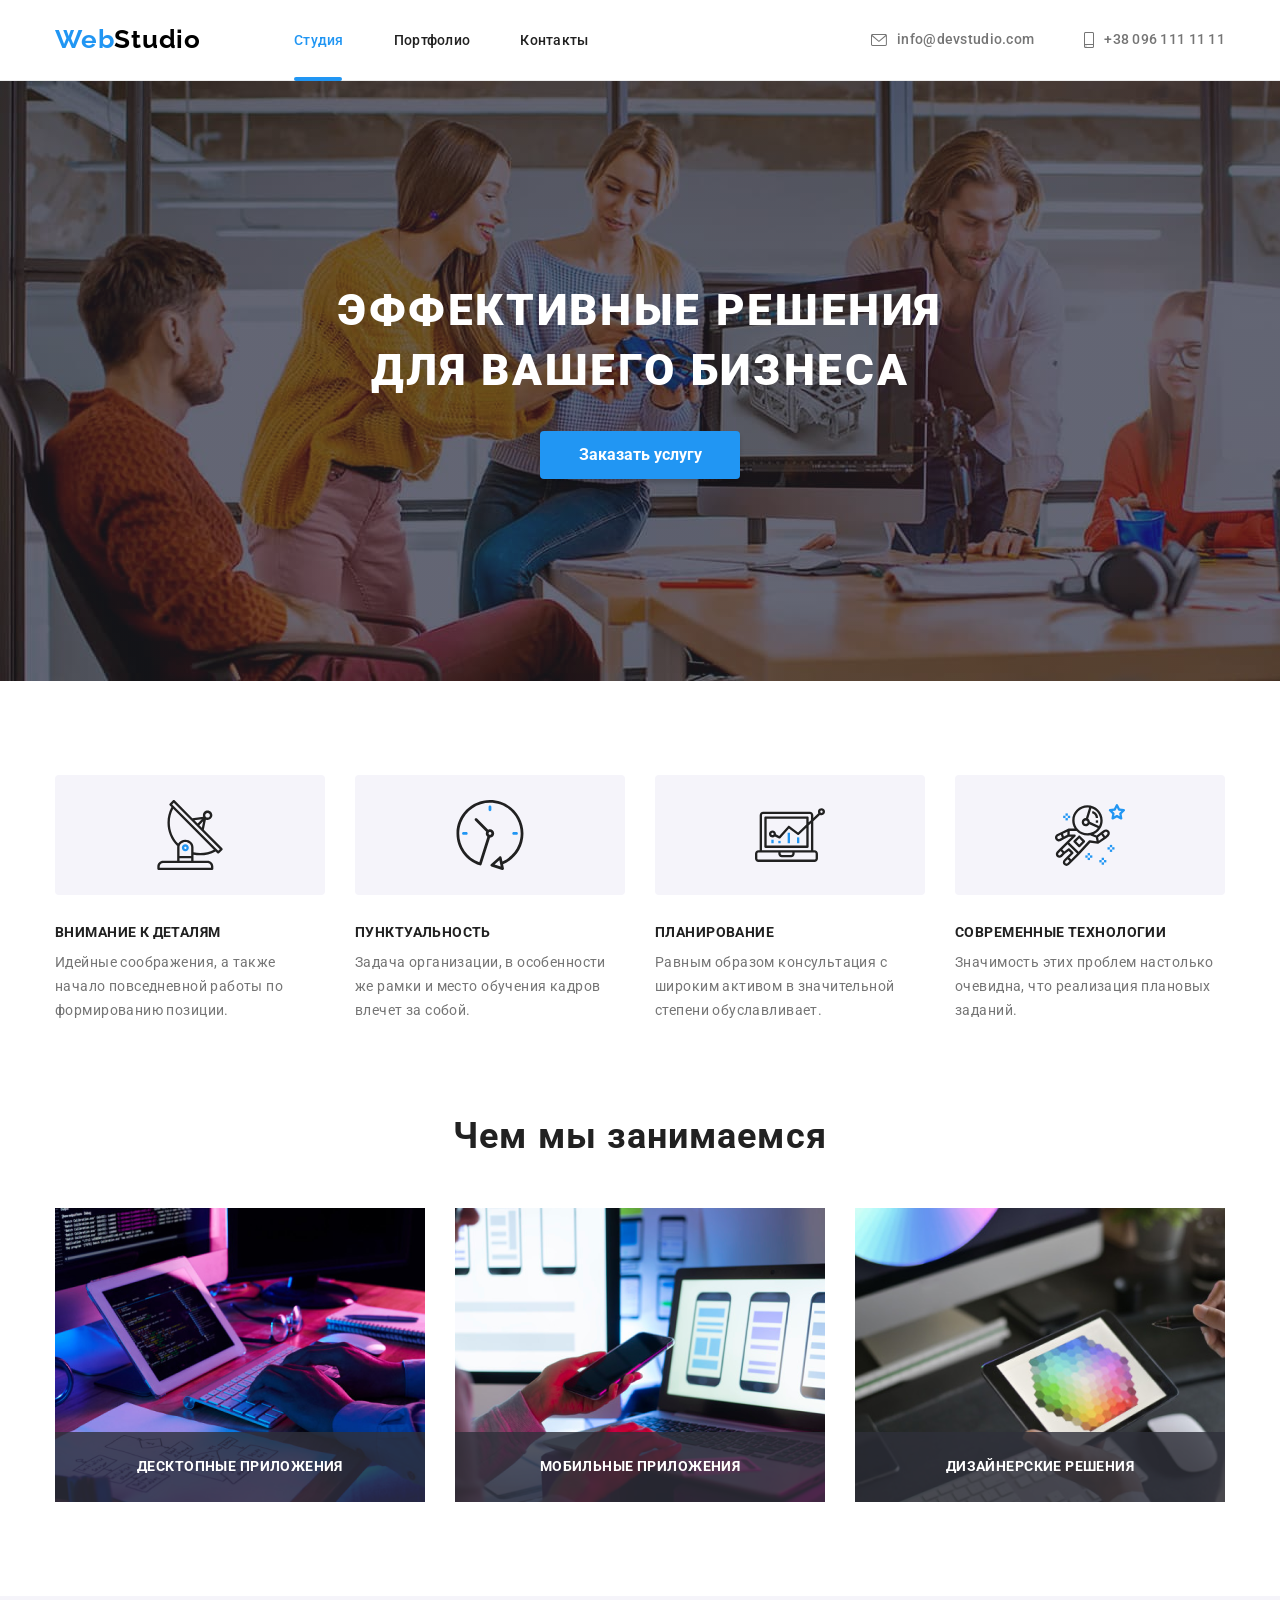
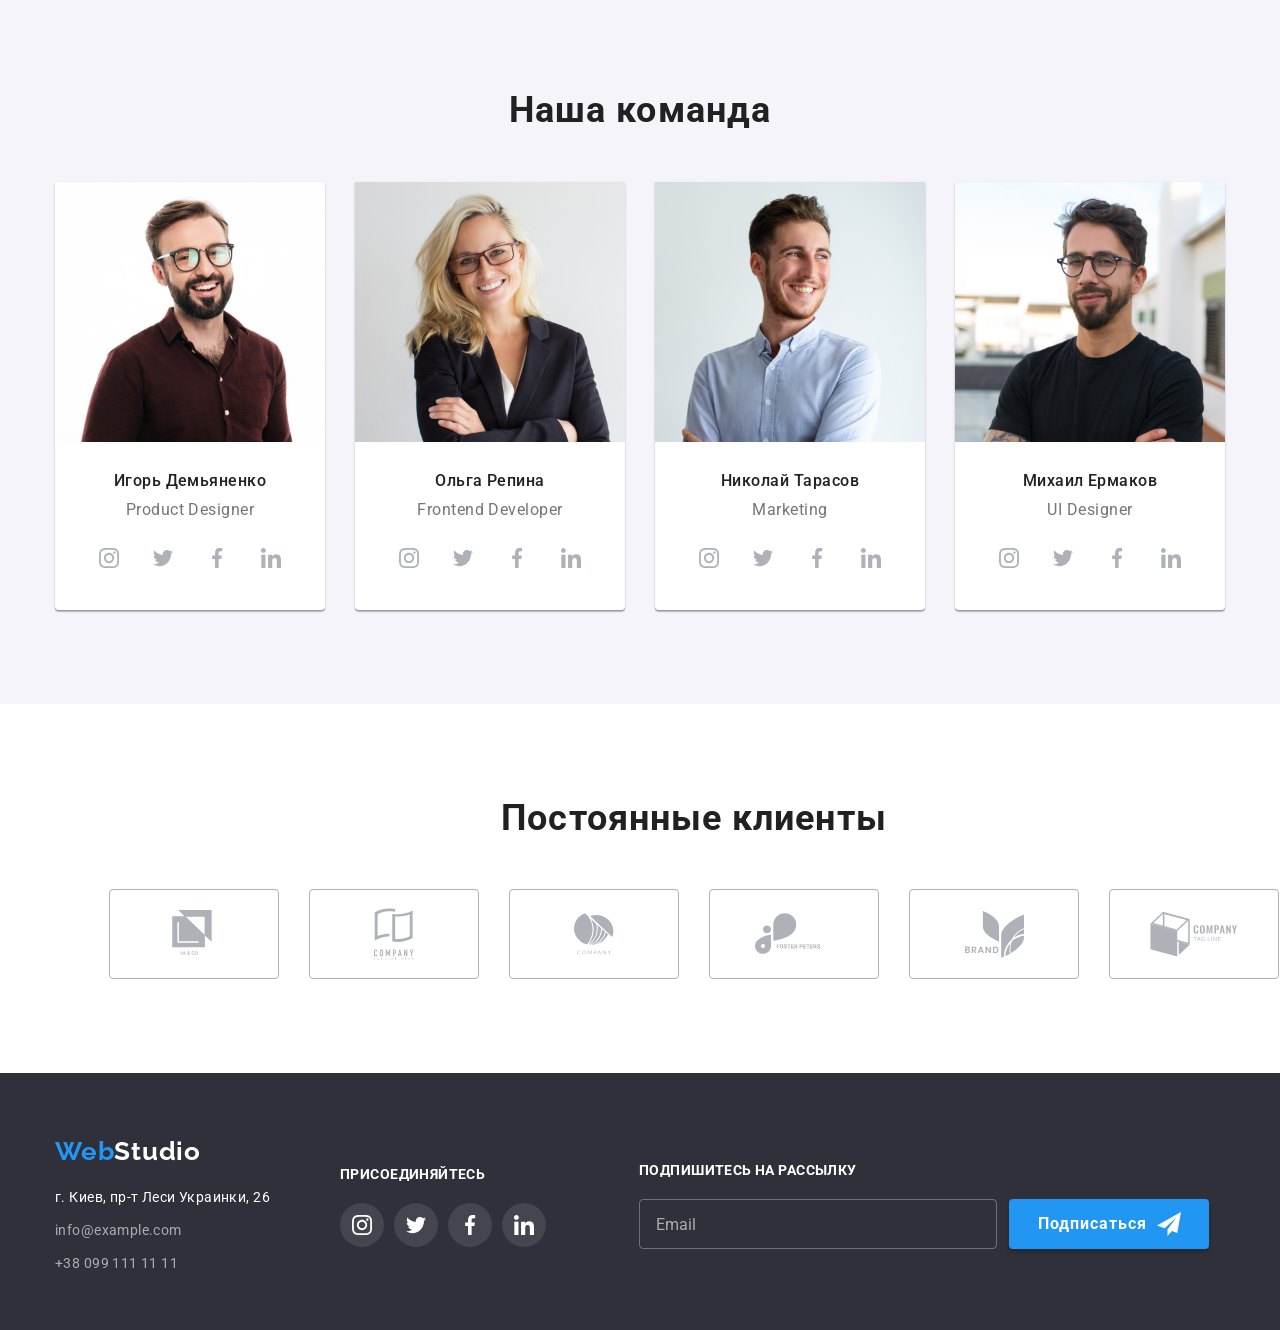
<file: index.html>
<!DOCTYPE html>
<html lang="ru">
<head>
  <meta charset="UTF-8">
  <meta http-equiv="X-UA-Compatible" content="IE=edge">
  <meta name="viewport" content="width=device-width, initial-scale=1.0">
  <!-- Normalize -->
  <link rel="stylesheet" href="https://cdnjs.cloudflare.com/ajax/libs/modern-normalize/1.0.0/modern-normalize.min.css" integrity="sha512-ISS7cAi1PEhQ8jnbJpJZMd29NlhNj4AWYyLOSp2CE/CsHxTCu+r+t0D2yoJudVrd0/8fTVPUVDzY5Tvli75u/g==" crossorigin="anonymous" />
  <!-- google fonts -->
  <link rel="preconnect" href="https://fonts.gstatic.com">
 <link href="https://fonts.googleapis.com/css2?family=Raleway:wght@700&family=Roboto:wght@400;500;700;900&display=swap" rel="stylesheet">
  <link rel="stylesheet" href="./css/style.css">
  <title>Студия</title>
  
</head>

<body>
<!-- ШАПКА-->

  <header class="header">

    <div class="container">

      <nav class="nav">
        <a class="link logo" href="index.html"> Web<span class="logo-black">Studio</span> </a>
    
    <!-- Меню -->
        <ul class="navigation list">
          <li class="navigation-item"><a class="link menu current studio" href="index.html">Студия</a></li>
          <li class="navigation-item"><a class="link menu" href="./portfolio.html">Портфолио</a></li>
          <li class="navigation-item"><a class="link menu" href="">Контакты </a></li>
        </ul>

      </nav>
    
        <!--Контакты-->
        
        <ul class="navigation list">
        
          <li class="contact email">

            <a class="link contact" href="mailto:info@devstudio.com">
            <svg class="contact-icon-envelope" width="16px" height="12px" >
              <use href="./img/svg-sprite.svg#envelope"></use>
            </svg>info@devstudio.com</a>
          

            </li>


          <li class="contact">
            <a class="link contact" href="tel:+380961111111">
              <svg class="contact-icon-smartphone" width="10px" height="16px">
                <use href="./img/svg-sprite.svg#smartphone"></use>
              </svg>+38 096 111 11 11</a>
          </li>

        </ul>

        
     

    </div>
  </header>

<main>
<!-- Блог Герой -->

  <section class="hero main">
    <div class="container">

    <h1 class="hero-title">Эффективные решения <br> для вашего бизнеса</h1>

  
      <button class="btn hero" type="button" data-modal-open>Заказать услугу</button>
    
  </div>
   
  </section>


  

<!-- Oсобенности -->

  <section class="features-box">
    <div class="container">

      <h2 class="visually-hidden">Особенности компании</h2>

  <!-- Список особенностей -->
    <ul class="list features" >
      <li class="features-item">

        <div class="thumb">
          <svg class="thumb-icons" width="70px" height="70px">
            <use href="./img/svg-sprite.svg#antenna"></use>
          </svg>

        </div>
        <h3 class="features-title">Внимание к деталям</h3>
        <p class="features-text">Идейные соображения, а также начало повседневной работы по формированию позиции.</p>
      </li>

      <li class="features-item">

        <div class="thumb">
          <svg class="thumb-icon" width="70px" height="70px">
            <use href="./img/svg-sprite.svg#clock" ></use>
          </svg>

        </div>
        <h3 class="features-title">Пунктуальность</h3>
        <p class="features-text">Задача организации, в особенности же рамки и место обучения кадров влечет за собой.</p>
      </li>

      <li class="features-item">

        <div class="thumb">
          <svg class="thumb-icon" width="70px" height="70px">
            <use href="./img/svg-sprite.svg#diagram"></use>
          </svg>

        </div>
        <h3 class="features-title">Планирование</h3>
        <p class="features-text">Равным образом консультация с широким активом в значительной степени обуславливает.</p>
      </li>

      <li class="features-item">

        <div class="thumb">
          <svg class="thumb-icon" width="70px" height="70px">
            <use href="./img/svg-sprite.svg#astronaut"></use>
          </svg>

        </div>
        <h3 class="features-title">Современные технологии</h3>
        <p class="features-text">Значимость этих проблем настолько очевидна, что реализация плановых заданий.</p>
      </li>
    </ul>
    </div>
    
  </section>


<!-- Секция 2. Чем мы занимаемся -->
<section class="content">

  <div class="container">
    <h2 class="section-title">Чем мы занимаемся</h2>
      
    <ul class="section list">

      <li class="section-item">  

        <div class="thumb-pic">
        <img src="./img/typing_comp.png" width="370" alt="Печатать на компьютере">

        <div class="thumb-absolute">
          <h3 class="thumb-title-absolute">Десктопные приложения</h3>
        </div>

        </div>

        
      
      </li>

      <li class="section-item"> 

        <div class="thumb-pic">
        <img src="./img/telephone.png" width="370" alt="Телефон и компьютер">

        <div class="thumb-absolute">
          <h3 class="thumb-title-absolute">Мобильные приложения</h3>
        </div>

        </div>

        
      
      </li>

      <li class="section-item"> 

        <div class="thumb-pic">
        <img src="./img/tablet.png" width="370" alt="Планшет">

        <div class="thumb-absolute">
          <h3 class="thumb-title-absolute">Дизайнерские решения</h3>
        </div>

        </div>

        
      
      </li>
    </ul>
  </div>
 
      
</section>

<!-- Секция 3. Наша команда -->

<section class="description-section">

  <div class="container">

    <h2 class="section-title">Наша команда</h2>
  
    <ul class="list description">
  
      <li class="description-list-item">
        <img src="./img/man.jpg" width="270" alt="Дизайнер продукта">
        
        <div class="description-flex">
          <h3 class="description-title">Игорь Демьяненко</h3>
          <p class="description-text">Product Designer</p>
<!-- Социальные сети -->
          <ul class="thumb-list list">

            <li class="thumb-social-item link">
              <a class="thumb-social-link" href=""> 
                <svg class="thumb-social-icon instagram" width="20px" height="20px">
                <use href="./img/svg-sprite.svg#instagram"></use>
              </svg> </a>
            </li>
            <li class="thumb-social-item link">
              <a class="thumb-social-link" href=""> 
                <svg class="thumb-social-icon" width="20px" height="20px">
                <use href="./img/svg-sprite.svg#twitter"></use>
              </svg></a>
            </li>
            <li class="thumb-social-item link">
              <a class="thumb-social-link" href="">
                <svg class="thumb-social-icon" width="20px" height="20px">
                  <use href="./img/svg-sprite.svg#facebook"></use>
                </svg>
              </a>
            </li>
            
            <li class="thumb-social-item link">
              <a class="thumb-social-link" href="">
                <svg class="thumb-social-icon" width="20px" height="20px">
                  <use href="./img/svg-sprite.svg#linkedin"></use>
                </svg>
              </a>
            </li>

          </ul>

        </div>
        </li>
  
      <li class="description-list-item">
        <img src="./img/woman.jpg" width="270" alt="Девушка разработчик">
        
        <div class="description-flex">
        <h3 class="description-title">Ольга Репина</h3>
        <p class="description-text">Frontend Developer</p>

<!-- Сoциальные сети -->
<ul class="thumb-list list">

  <li class="thumb-social-item link">
    <a class="thumb-social-link" href=""> 
      <svg class="thumb-social-icon instagram" width="20px" height="20px">
      <use href="./img/svg-sprite.svg#instagram"></use>
    </svg> </a>
  </li>
  <li class="thumb-social-item link">
    <a class="thumb-social-link" href=""> 
      <svg class="thumb-social-icon" width="20px" height="20px">
      <use href="./img/svg-sprite.svg#twitter"></use>
    </svg></a>
  </li>
  <li class="thumb-social-item link">
    <a class="thumb-social-link" href="">
      <svg class="thumb-social-icon" width="20px" height="20px">
        <use href="./img/svg-sprite.svg#facebook"></use>
      </svg>
    </a>
  </li>
  
  <li class="thumb-social-item link">
    <a class="thumb-social-link" href="">
      <svg class="thumb-social-icon" width="20px" height="20px">
        <use href="./img/svg-sprite.svg#linkedin"></use>
      </svg>
    </a>
  </li>

</ul>
            
        </div>

      </li>
  
      <li class="description-list-item">
        <img src="./img/frontend_boy.jpg" width="270" alt="Маркетолог">
       
        <div class="description-flex">
        <h3 class="description-title">Николай Тарасов</h3>
        <p class="description-text">Marketing</p>
       
        <!-- Социальные сети -->
        
        <ul class="thumb-list list">

          <li class="thumb-social-item link">
            <a class="thumb-social-link" href=""> 
              <svg class="thumb-social-icon instagram" width="20px" height="20px">
              <use href="./img/svg-sprite.svg#instagram"></use>
            </svg> </a>
          </li>
          <li class="thumb-social-item link">
            <a class="thumb-social-link" href=""> 
              <svg class="thumb-social-icon" width="20px" height="20px">
              <use href="./img/svg-sprite.svg#twitter"></use>
            </svg></a>
          </li>
          <li class="thumb-social-item link">
            <a class="thumb-social-link" href="">
              <svg class="thumb-social-icon" width="20px" height="20px">
                <use href="./img/svg-sprite.svg#facebook"></use>
              </svg>
            </a>
          </li>
          
          <li class="thumb-social-item link">
            <a class="thumb-social-link" href="">
              <svg class="thumb-social-icon" width="20px" height="20px">
                <use href="./img/svg-sprite.svg#linkedin"></use>
              </svg>
            </a>
          </li>

        </ul>


       </div>

      </li>
  
      <li class="description-list-item">
        <img src="./img/man_with_glasses.jpg" width="270" alt="UI дизайнер">
        
        <div class="description-flex">
        <h3 class="description-title">Михаил Ермаков</h3>
        <p class="description-text">UI Designer</p>
        <!-- Социальные сети -->

        <ul class="thumb-list list">

          <li class="thumb-social-item link">
            <a class="thumb-social-link" href=""> 
              <svg class="thumb-social-icon instagram" width="20px" height="20px">
              <use href="./img/svg-sprite.svg#instagram"></use>
            </svg> </a>
          </li>
          <li class="thumb-social-item link">
            <a class="thumb-social-link" href=""> 
              <svg class="thumb-social-icon" width="20px" height="20px">
              <use href="./img/svg-sprite.svg#twitter"></use>
            </svg></a>
          </li>
          <li class="thumb-social-item link">
            <a class="thumb-social-link" href="">
              <svg class="thumb-social-icon" width="20px" height="20px">
                <use href="./img/svg-sprite.svg#facebook"></use>
              </svg>
            </a>
          </li>
          
          <li class="thumb-social-item link">
            <a class="thumb-social-link" href="">
              <svg class="thumb-social-icon" width="20px" height="20px">
                <use href="./img/svg-sprite.svg#linkedin"></use>
              </svg>
            </a>
          </li>

        </ul>

          </div> 
      </li>
    </ul>

  </div>
</section>

  <!-- ///////// Постоянные клиенты -->
  <section class="clients">

  <div class="container">

  <h2 class="clients-title">Постоянные клиенты</h2>

  <ul class="clients-list list">
    <li class="clients-list-item">
      
              <a href="" class="link clients-list-link"> 
                
                
                <svg class="clients-list-icon" width="44px" height="48px">
                <use href="./img/svg-sprite.svg#logo1"></use>
              </svg> 
           
          </a>
        
           
      
    </li>

    <li class="clients-list-item">
            
            <a href="" class="link clients-list-link">
              
              <svg class="clients-list-icon" width="40px" height="52px">
              <use href="./img/svg-sprite.svg#logo2"></use>
            </svg>
          
        </a>
          
    </li>

    <li class="clients-list-item">
      <a href="" class="link clients-list-link">
          
          
            <svg class="clients-list-icon" width="40px" height="42px">
            <use href="./img/svg-sprite.svg#logo3 "></use>
          </svg>
        
      </a>
    </li>


    <li class="clients-list-item">
      <a href="" class="link clients-list-link">
          
         
            <svg class="clients-list-icon"  width="78px" height="42px">
            <use href="./img/svg-sprite.svg#logo4"></use>
          </svg>
        
      </a>

    </li> 
   


    <li class="clients-list-item">
         
          <a href="" class="link clients-list-link">
            
            <svg class="clients-list-icon"  width="59px" height="47px">
            <use href="./img/svg-sprite.svg#logo5"></use>
          </svg>
        
        </a>
        
    </li>

    <li class="clients-list-item">
          
          <a href="" class="link clients-list-link">
           
            <svg class="clients-list-icon" width="88px" height="45px">
            <use href="./img/svg-sprite.svg#logo6"></use>
          </svg>

        
        </a>
       
    </li>
  </ul>

  </div>
  
  </section>
  

  

</main>

<!-- Футер-->

<footer class="footer">
  
  <div class="container">


    <div class="footer-wrap-address">
    <a class="link logo" href="index.html">Web<span class="logo-white">Studio</span> </a>

    <address class="address">
    
    <p class="address-text">г. Киев, пр-т Леси Украинки, 26</p> 


   
  <a class="link" href="mailto:info@example.com">info@example.com</a>
  <a class="link" href="tel:+380991111111">+38 099 111 11 11</a>

  </address>

</div>




<div class="footer-wrap-join">
  <b>присоединяйтесь</b>
  <!-- Cписок -->

  <ul class="footer-wrap-list list">

    <li class="footer-wrap-item">
      <a href="" class="footer-wrap link">
        <svg class="footer-wrap-icon" width="20px" height="20px">
          <use href="./img/svg-sprite.svg#instagram"></use>
        </svg>

      </a>
  </li>

    <li class="footer-wrap-item">
      <a href="" class="footer-wrap link">
        <svg class="footer-wrap-icon" width="20px" height="20px">
          <use href="./img/svg-sprite.svg#twitter"></use>
        </svg>

      </a>
  </li>

    <li class="footer-wrap-item">
      <a href="" class="footer-wrap link">
        <svg class="footer-wrap-icon" width="20px" height="20px">
          <use href="./img/svg-sprite.svg#facebook"></use>
        </svg>

      </a>
  </li>

    <li class="footer-wrap-item">
      <a href="" class="footer-wrap link">
        <svg class="footer-wrap-icon" width="20px" height="20px">
          <use href="./img/svg-sprite.svg#linkedin"></use>
        </svg>

      </a>
  </li>

  </ul>

</div>

 <!-- ////// ФОРМА  ФУТЕРА-->
 <div class="wrapper-form">

  <b class="action-form">Подпишитесь на рассылку</b>

  <form method="POST" class="form">
 
   <input type="text" placeholder="Email" class="email-form">
   <button type="submit" class="form-btn">Подписаться 
     <svg class="icon-telegram" width="24px" height="24px">
     <use href="./img/svg-sprite.svg#icon-telegram"></use>
   </svg>
    
   </button>
 
  </form>
 </div>


</div>
</footer>

 <!-- //////// Модалка, заказать услугу  -->


 <div class="backdrop is-hidden" data-modal>

  <div class="modal">
    <button type="button"  class="modal-close" data-modal-close> 

      <svg width="18px" height="18px" class="modal-close-btn">
        <use href="./img/svg-sprite.svg#modal-close"></use>
      </svg>
    </button>

    <!-- /////Форма Модалки -->


  

    
      <b class="title-modal-form">Оставьте свои данные, мы вам перезвоним</b>

      <form method="POST" class="form-modal">
        

        <label for="user-name" class="user-name-form">Имя</label>

        <div class="icon-form-wrapper">
        <input type="text" class="form-user" name="user-name" id="user-name" minlength="2" required>
        <svg class="icon-form" width="18px" height="18px">
          <use href="./img/svg-sprite.svg#icon-name-user-form" ></use>
        </svg>

      </div>

      <label for="user-tel" class="user-name-form">Телефон</label>

        <div class="icon-form-wrapper">
       <input type="tel" class="form-user" name="user-tel" id="user-tel" pattern="[0-9]{3}-[0-9]{3}-[0-9]{2}-[0-9]{2}" required>
       <svg class="icon-form" width="18px" height="18px">
        <use href="./img/svg-sprite.svg#icon-tel-form"></use>
      </svg>

      </div>

       
      <label for="user-email" class="user-name-form">Почта</label>

      <div class="icon-form-wrapper">

       <input type="email" class="form-user" name="user-email" id="user-email" required>
       <svg class="icon-form" width="18px" height="18px">
        <use href="./img/svg-sprite.svg#icon-email-form"></use>
      </svg>

      </div>


      <label for="user-comment" class="user-name-form">Комментарий</label>
       <textarea name="user-comment" id="user-comment" class="user-comment" placeholder="Введите текст"></textarea>

      
       <div class="confirm-wrapper">
       
        <input type="checkbox" name="user-agreement" id="user-agreement" class="user-agreement visually-hidden">
        

       <label for="user-agreement" class="agreement">Соглашаюсь с рассылкой и принимаю <a href="">Условия договора</a>
        
       </label>
        </div>

   <button type="submit" class="btn-form-submit">Отправить</button>
       
      </form>
  </div>
  </div>
  

  
    <!-- ////////// -->
  
  <script src="./js/modal.js"></script>



</body>
</html>
</file>
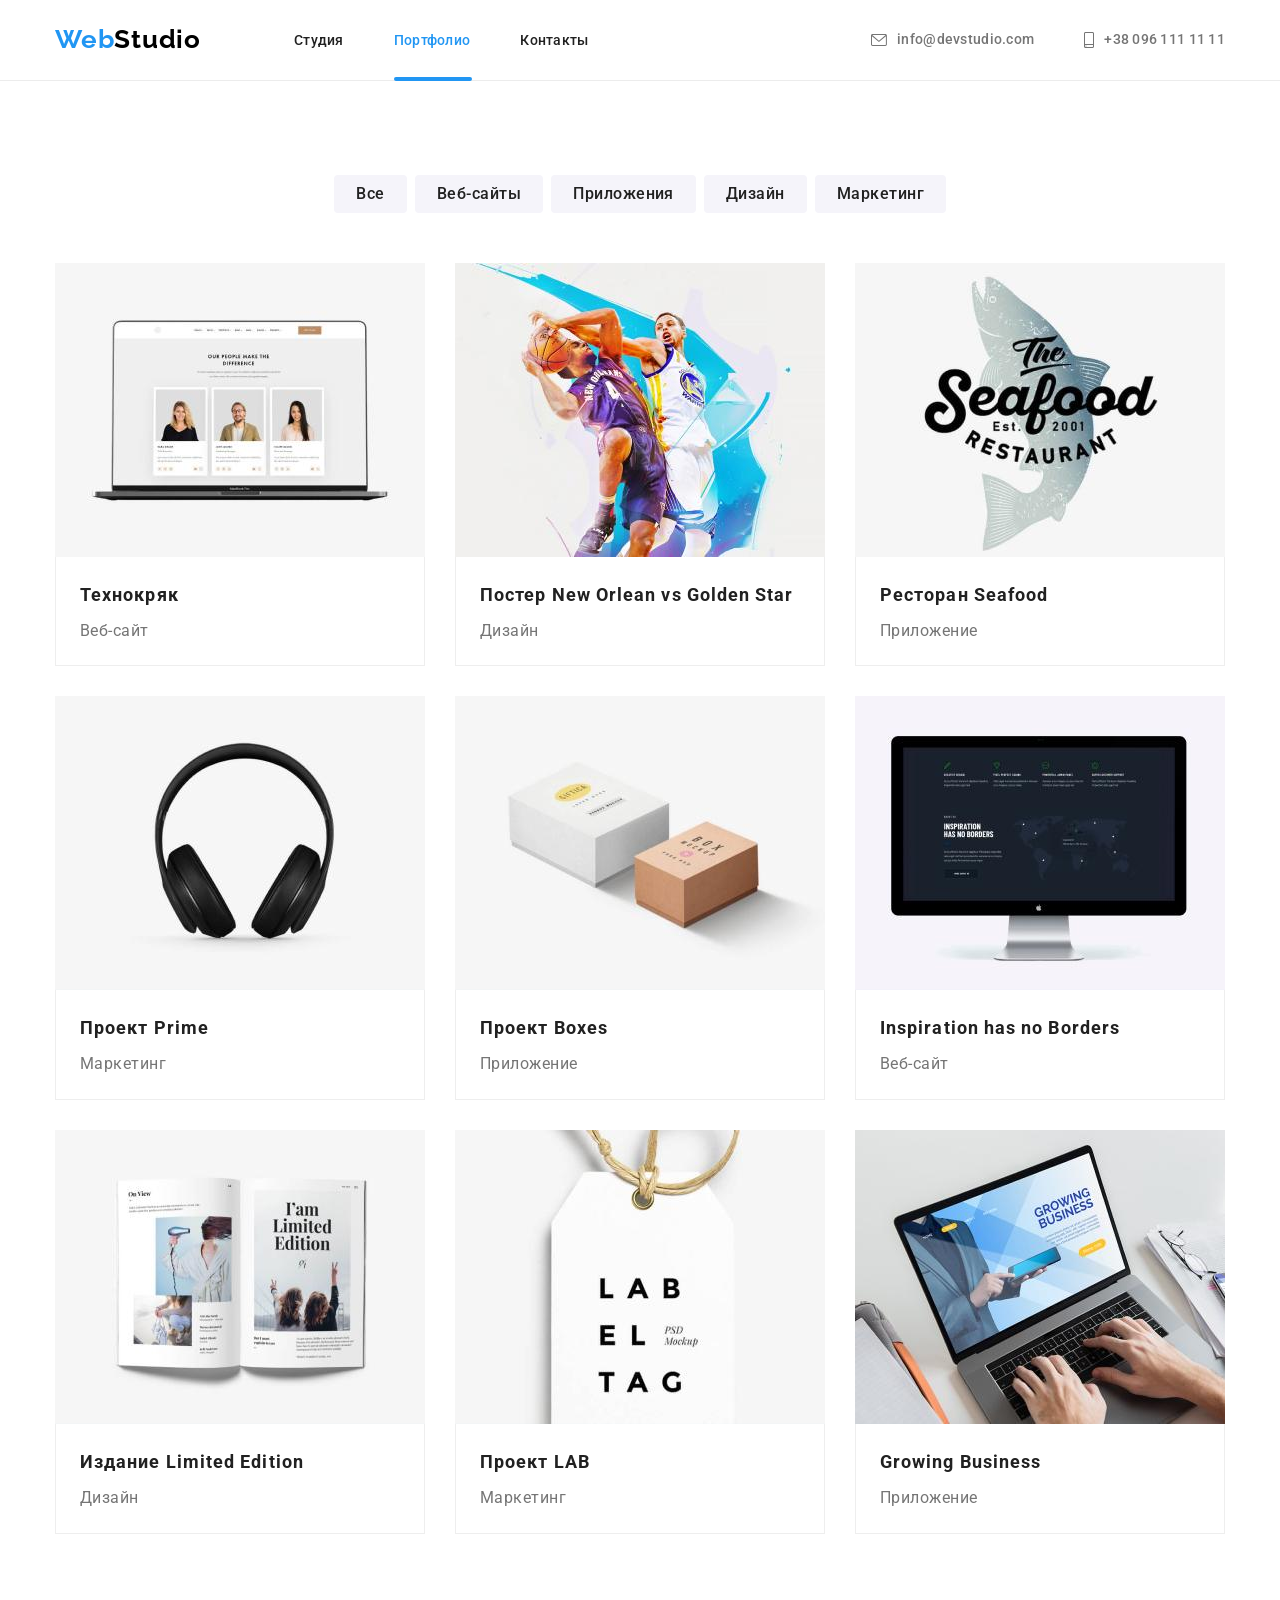
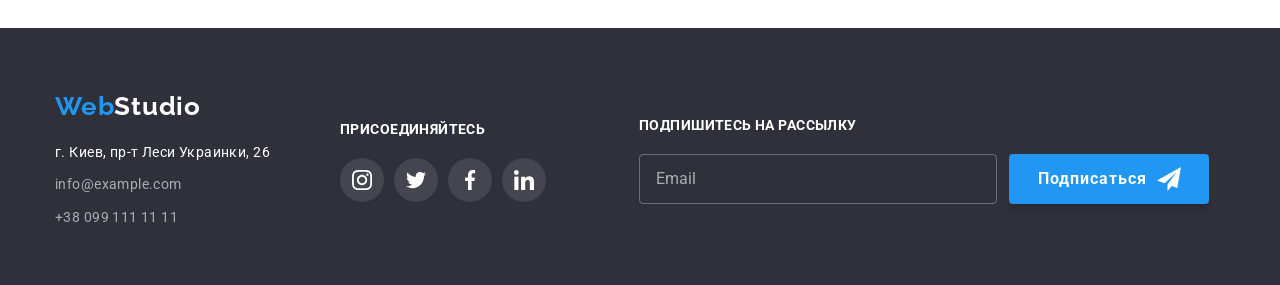
<file: portfolio.html>
<!DOCTYPE html>
<html lang="ru">
<head>
  <meta charset="UTF-8">
  <meta http-equiv="X-UA-Compatible" content="IE=edge">
  <meta name="viewport" content="width=device-width, initial-scale=1.0">
  <!-- Normalize -->
  <link rel="stylesheet" href="https://cdnjs.cloudflare.com/ajax/libs/modern-normalize/1.0.0/modern-normalize.min.css" integrity="sha512-ISS7cAi1PEhQ8jnbJpJZMd29NlhNj4AWYyLOSp2CE/CsHxTCu+r+t0D2yoJudVrd0/8fTVPUVDzY5Tvli75u/g==" crossorigin="anonymous" />
  <!-- google fonts -->
  <link rel="preconnect" href="https://fonts.gstatic.com">
  <link href="https://fonts.googleapis.com/css2?family=Raleway:wght@700&family=Roboto:wght@400;500;700&display=swap" rel="stylesheet">
  
  <link rel="stylesheet" href="./css/style.css">
  <title>Портфолио</title>
</head>

  
  <body>

  <!-- Шапка-->
  <header class="header">

    <div class="container">

      <nav class="nav">
        <a class="link logo" href="index.html">Web<span class="logo-black">Studio</span></a>
    
        <!-- МЕНЮ -->

        <ul class="navigation list">
          <li class="navigation-item">
            <a class="link menu " href="index.html">Студия</a>
          </li>
          <li class="navigation-item">
            <a class="link menu current pseudo" href="./portfolio.html">Портфолио</a>
          </li>
          <li class="navigation-item">
            <a class="link menu" href="">Контакты </a>
            </li>
              
        </ul>
      </nav>
    
        <!--КОНТАКТЫ-->
        
          <ul class="list navigation list">

            <li class="contact email">
              
              <a class=" link contact" href="mailto:info@devstudio.com">
                <svg class="contact-icon-envelope" width="16px" height="12px">
                  <use href="./img/svg-sprite.svg#envelope"></use>
                </svg>info@devstudio.com</a>
            
            </li>
            <li class="contact">
              
              <a class="link contact" href="tel:+380961111111"> 
              <svg class="contact-icon-smartphone" width="10px" height="16px">
                <use href="./img/svg-sprite.svg#smartphone"></use>
              </svg>  +38 096 111 11 11</a>
            
            </li>
          </ul>
          
    </div>
    
    
      
  </header>

  <!-- Категории-->

  <main>
    <section class="menu-section">


      <div class="container">

        <h1 class="visually-hidden">Категории</h1>

      <ul class="list filters">
        <li class="list-filters-item">
          <button class="btn" type="button">Все</button>
        </li>

        <li class="list-filters-item">
          <button class="btn" type="button">Веб-сайты</button>
        </li>

        <li class="list-filters-item">
          <button class="btn" type="button">Приложения</button>
        </li>

        <li class="list-filters-item">
          <button class="btn" type="button">Дизайн</button>
        </li>

        <li class="list-filters-item">
          <button class="btn" type="button">Маркетинг</button>
        </li>

      </ul>

      
      

      <!-- Портфолио -->

      <h2 class="visually-hidden">Портфолио</h2>

    
        <ul class="list portfolio">

          <li class="list-portfolio-item">

            
              <a href="" class="portfolio-link link">
                  <div class="overlay">
                  <img src="./img/img-hw2/img1.jpg" alt="Веб-сайт" width="370">
                
                  <p class="title-hover-overlay">Технокряк это современная площадка распространения коронавируса. Компании используют эту платформу для цифрового шпионажа и атак на защищённые сервера конкурентов.</p> 
              </div>
         
          
            <div class="list-portfolio-card">
              
              <h3 class="portfolio-title" >Технокряк</h3>
            <p class="portfolio-text">Веб-сайт</p>
            </div>
          
          </a>
       
         
          </li>


  
          <li class="list-portfolio-item">

            <a href="" class="portfolio-link link">

              <div class="overlay">
            
              <img src="./img/img-hw2/img2.jpg" alt="Постер с баскетболистами" width="370">
  
              
                <p class="title-hover-overlay">Технокряк это современная площадка распространения коронавируса. Компании используют эту платформу для цифрового шпионажа и атак на защищённые сервера конкурентов.
                </p>
              </div>
  
           
  
              <div class="list-portfolio-card">
  
              <h3 class="portfolio-title" >Постер New Orlean vs Golden Star</h3>
              <p class="portfolio-text">Дизайн</p>
              </div>
            
            </a>

            
         
          </li>
  
          <li class="list-portfolio-item">

            <a href="" class="portfolio-link link">

              <div class="overlay">

                <img src="./img/img-hw2/img3.jpg" alt="Логотип ресторана" width="370">
                
                <p class="title-hover-overlay">Технокряк это современная площадка распространения коронавируса. Компании используют эту платформу для цифрового шпионажа и атак на защищённые сервера конкурентов.</p>
                
  
              </div>
              
             
              <div class="list-portfolio-card">
                <h3 class="portfolio-title" >Ресторан Seafood</h3>
                <p class="portfolio-text">Приложение</p>
              </div>

            </a>

          </li>
  
          <li class="list-portfolio-item">

            <a href="" class="portfolio-link link">

              <div class="overlay">

                <img src="./img/img-hw2/img4.jpg" alt="Наушники" width="370">
                <p class="title-hover-overlay">Технокряк это современная площадка распространения коронавируса. Компании используют эту платформу для цифрового шпионажа и атак на защищённые сервера конкурентов.
                </p>
              
              </div>
              
             
              <div class="list-portfolio-card">
              <h3 class="portfolio-title" >Проект Prime</h3>
              <p class="portfolio-text">Маркетинг</p>
             </div>

            </a>

          </li>
  
          <li class="list-portfolio-item">

            <a href="" class="portfolio-link link">

              <div class="overlay">

                <img src="./img/img-hw2/img5.jpg" alt="Маленькие коробки" width="370">
                 
                  <p class="title-hover-overlay">Технокряк это современная площадка распространения коронавируса. Компании используют эту платформу для цифрового шпионажа и атак на защищённые сервера конкурентов.
                  </p>
                
    
                </div>
                
                
                <div class="list-portfolio-card">
                  <h3 class="portfolio-title" >Проект Boxes</h3>
                  <p class="portfolio-text">Приложение</p>
                </div>

            </a>
            
            
          </li>
  
          <li class="list-portfolio-item">

            <a href="" class="portfolio-link link">

              <div class="overlay">
                <img src="./img/img-hw2/img6.jpg" alt="Веб-сайт" width="370">
              
                <p class="title-hover-overlay">Технокряк это современная площадка распространения коронавируса. Компании используют эту платформу для цифрового шпионажа и атак на защищённые сервера конкурентов.
                </p>
               
              </div>
            
              <div class="list-portfolio-card">
                <h3 class="portfolio-title" >Inspiration has no Borders</h3>
                <p class="portfolio-text">Веб-сайт</p>
              </div>

            </a>

            
            
          </li>
          
          <li class="list-portfolio-item">

            <a href="" class="portfolio-link link">

              <div class="overlay">

                <img src="./img/img-hw2/img7.jpg" alt="Журнал" width="370">
               
                  <p class="title-hover-overlay">Технокряк это современная площадка распространения коронавируса. Компании используют эту платформу для цифрового шпионажа и атак на защищённые сервера конкурентов.
                  </p>
                  
    
                </div>
                
                <div class="list-portfolio-card">
                  <h3 class="portfolio-title" >Издание Limited Edition</h3>
                  <p class="portfolio-text">Дизайн</p>
                </div>

            </a>
            
            
          </li>
  
          <li class="list-portfolio-item">

            <a href="" class="portfolio-link link">

              <div class="overlay">

                <img src="./img/img-hw2/img8.jpg" alt="Логотип проэкта" width="370">
               
                  <p class="title-hover-overlay">Технокряк это современная площадка распространения коронавируса. Компании используют эту платформу для цифрового шпионажа и атак на защищённые сервера конкурентов.
                  </p>
                </div>
            
                <div class="list-portfolio-card">
                  <h3 class="portfolio-title" >Проект LAB</h3>
                  <p class="portfolio-text">Маркетинг</p>
                </div>
            </a>

          </li>
  
          <li class="list-portfolio-item">

            <a href="" class="portfolio-link link">


            <div class="overlay">

              <img src="./img/img-hw2/img9.jpg" alt="Дизайн для приложения" width="370">
              
                <p class="title-hover-overlay">Технокряк это современная площадка распространения коронавируса. Компании используют эту платформу для цифрового шпионажа и атак на защищённые сервера конкурентов.
                </p>
               
  
              </div>
              
              <div class="list-portfolio-card">
                <h3 class="portfolio-title" >Growing Business</h3>
                <p class="portfolio-text">Приложение</p>
              </div>
            </a>

            
          </li>
  
        </ul>
     
      
    </div>
    </section>
    
  </main>

  <!-- ФУТЕР/////////////// -->

  <footer class="footer">
  
    <div class="container">
      <div class="footer-wrap-address">
      <a class="link logo" href="index.html">Web<span class="logo-white">Studio</span> </a>
  
      <address class="address">
      
      <p class="address-text">г. Киев, пр-т Леси Украинки, 26</p> 
  
  
     
    <a class="link" href="mailto:info@example.com">info@example.com</a>
    <a class="link" href="tel:+380991111111">+38 099 111 11 11</a>
   
    
    </address>
        </div>

        <div class="footer-wrap-join">
          <b>присоединяйтесь</b>
          <!-- Cписок -->
        
          <ul class="footer-wrap-list list">
        
            <li class="footer-wrap-item">
              <a href="" class="footer-wrap link">
                <svg class="footer-wrap-icon" width="20px" height="20px">
                  <use href="./img/svg-sprite.svg#instagram"></use>
                </svg>
        
              </a>
          </li>
        
            <li class="footer-wrap-item">
              <a href="" class="footer-wrap link">
                <svg class="footer-wrap-icon" width="20px" height="20px">
                  <use href="./img/svg-sprite.svg#twitter"></use>
                </svg>
        
              </a>
          </li>
        
            <li class="footer-wrap-item">
              <a href="" class="footer-wrap link">
                <svg class="footer-wrap-icon" width="20px" height="20px">
                  <use href="./img/svg-sprite.svg#facebook"></use>
                </svg>
        
              </a>
          </li>
        
            <li class="footer-wrap-item">
              <a href="" class="footer-wrap link">
                <svg class="footer-wrap-icon" width="20px" height="20px">
                  <use href="./img/svg-sprite.svg#linkedin"></use>
                </svg>
        
              </a>
          </li>
        
          </ul>
      
        </div>

         <!-- ////// ФОРМА  ФУТЕРА-->
 <div class="wrapper-form">

          <b class="action-form">Подпишитесь на рассылку</b>

          <form action="" method="POST" class="form">
        
          <input type="text" name="email" placeholder="Email" class="email-form">
          <button type="submit" class="form-btn">Подписаться 
            <svg class="icon-telegram" width="24px" height="24px">
            <use href="./img/svg-sprite.svg#icon-telegram"></use>
          </svg>
            
          </button>
        
          </form>
 </div>







    </div>
 
  </footer>
  
 

</body>
</html>
</file>
<file: css/style.css>
/*  Переменные */
:root {
  /* Цвета */
  --accent-color: #2196f3;
  --bg-color: #ffffff;
  --title-color: #212121;
  --secondary-text-color: #757575;
  --secondary-white-color: #ffffff;
  --margin-right-bottom:30px;

  /* Шрифты */
  --main-font: "Roboto", sans-serif;
  --secondary-font: "Raleway", sans-serif;
  --bg-color-hero-footer: #2f303a;
}

body {
  background-color: var(--bg-color);
  font-family: var(--main-font);
  color: var(--title-color);
  
}

/* Сброс стилей */
.link {
  text-decoration: none;
}
.list {
  list-style: none;
}
.address {
  font-style: normal;
}

h1,h2,h3,h4,h5,h6,p{
  margin: 0;
  padding: 0;
}

ul, ol{
  margin: 0;
  padding: 0;
}
img{
  display: block;
  max-width: 100%;
}

/* СПРЯТАННЫЕ ЗАГОЛОВКИ */

.visually-hidden { 
  position: absolute !important;
  clip: rect(1px 1px 1px 1px);
  clip: rect(1px, 1px, 1px, 1px);
  padding: 0 !important;
  border: 0 !important;
  height: 1px !important;
  width: 1px !important;
  overflow: hidden;
}



/* КОМПОНЕНТЫ*/
.btn {
  cursor: pointer;
}

.section-title {
  font-weight: 700;
  font-size: 36px;
  line-height: 1.16;
  text-align: center;
  letter-spacing: 0.03em;
  color: var(--title-color);
  margin-bottom: 50px;
}

.footer {
  background-color: var(--bg-color-hero-footer);
}

/* ШАПКА */

.header{
  border-bottom: 1px solid #ECECEC;
}
.container{
  width: 1200px;
  margin: 0 auto;
  padding-left: 15px;
  padding-right: 15px;
  
 
}

.header .container{
  display: flex;
  align-items: center;
  
}

.nav{
  display: flex;
  text-align: center;
  
}
/* ///////////Навигационное меню */



.link.menu{
padding-top: 32px;
padding-bottom: 32px;}


.link.menu.current.studio::after{
  content:'';
  display: block;
  width: 48px;
  height: 4px;
  background: #2196F3;
  border-radius: 2px;
  position: absolute;
  bottom:-32px;
}

.link.menu.current.pseudo::after{
  content:'';
  display: block;
  width: 78px;
  height: 4px;
  background: #2196F3;
  border-radius: 2px;
  position: absolute;
  bottom:-32px;

}

.navigation-item{
  position: relative;
}



.navigation-item:not(:last-child){
  margin-right: 50px;
}

/* ////// КОНТАКТЫ  */
.navigation.list{
display: flex;
align-items: center;

margin-left: auto;

}
.link.contact{
  display: flex;
  align-items: center;
  padding-top: 32px;
  padding-bottom: 32px;

}


.contact.email{
  margin-right: 50px;
}



.contact-icon-envelope{

  display: inline-block;
  width: 16px;
  height: 12px;
  fill:  #757575;
  margin-right: 10px;
  transition: fill 250ms cubic-bezier(0.4, 0, 0.2, 1);

}

.contact-icon-smartphone{
  fill:#757575;
  width: 10px;
  height: 16px;
  margin-right: 10px;
  transition: fill 250ms cubic-bezier(0.4, 0, 0.2, 1);
}
/* Ховер иконки имейла и телефона */

.link.contact:hover .contact-icon-envelope{
  fill:var(--accent-color);
  
  
}

.link.contact:hover .contact-icon-smartphone{
  fill:var(--accent-color);

}

/* ///////////Навигационное меню  КОНЕЦ */



/* /////////////  ЛОГОТИП///////////// */
.nav .link.logo{
  padding-top: 24px;
  padding-bottom: 25px;
  margin-right: 93px;
}
.logo {
  font-family: var(--secondary-font);
  font-weight: 700;
  font-size: 26px;
  line-height: 1.1;
  letter-spacing: 0.03em;
  color: var(--accent-color);
}

.logo-white {
  color: var(--secondary-white-color);
}
.logo-black {
  color: #000000;
}

.link.menu {
  font-weight: 500;
  font-size: 14px;
  line-height: 1.14;
  letter-spacing: 0.02em;
  color: var(--title-color);
  transition:color 250ms cubic-bezier(0.4, 0, 0.2, 1);
}
.link.menu:hover,
.link.menu:focus {
  color: var(--accent-color);
}

.list .link.menu.current {
  color: var(--accent-color);
}

.link.contact {
  font-weight: 500;
  font-size: 14px;
  line-height: 1.1;
  letter-spacing: 0.02em;
  color: var(--secondary-text-color);
  transition: color 250ms cubic-bezier(0.4, 0, 0.2, 1);
}
.link.contact:hover,
.link.contact:focus {
  color: var(--accent-color);

}

/* ГЕРОЙ */
.hero.main {

  background-image: linear-gradient(
    rgba(47, 48, 58, 0.4),
    rgba(47, 48, 58, 0.4)
  ),
  url(../img/bg-optimized.jpg);
  background-color: var(--bg-color-hero-footer);
  
  max-width: 1600px;
  height: 600px;
  margin-left: auto;
  margin-right: auto;
  background-repeat: no-repeat;
}


.hero-title {
  font-weight: 900;
  font-size: 44px;
  line-height: 1.36;
  text-align: center;
  letter-spacing: 0.06em;
  text-transform: uppercase;
  color: #ffffff;
  margin-bottom: 30px ;
}

.hero .container{
  padding: 200px 15px ;
 
}



/* КНОПКА - ЗАКАЗАТЬ УСЛУГУ */

.btn.hero{
 min-width: 200px;
 padding: 10px 32px;
 display: block; 
 margin: 0 auto;
 text-align: center;

  font-weight: 700;
  font-size: 16px;
  line-height: 1.8;
  background-color: var(--accent-color);
  color: var(--secondary-white-color);
  box-shadow: 0px 4px 4px rgba(0, 0, 0, 0.15);
  border-radius: 4px;
  border: 0px;
  outline: 0px;

 
  
}



/* ОСОБЕННОСТИ*/

.list.features .thumb{
  margin-bottom: 30px;
  background-color:#F5F4FA;
  border-radius:4px;
  display: flex;
  justify-content: center;
  align-items: center;
  height: 120px;
  padding: 25px 100px;
}




.features-title {
  font-weight: 700;
  font-size: 14px;
  line-height: 1.14;
  letter-spacing: 0.03em;
  text-transform: uppercase;
  color: var(--title-color);
}

.features-text {
  font-size: 14px;
  line-height: 1.7;
  letter-spacing: 0.03em;
  color: var(--secondary-text-color);
}

.features-box{
  padding-bottom: 94px;
  padding-top: 94px;
}

.list.features{
  display: flex;
}

.features-item{
  flex-basis: calc(100% / 4);
}

.features-item:not(:last-child){
margin-right: 30px;
}
.features-title{
  margin-bottom: 10px;
}



/*  СЕКЦИЯ ЧЕМ МЫ ЗАНИМАЕМСЯ */



.thumb-title-absolute{
  font-family: var(--main-font);
  font-weight: 700;
  font-size: 14px;
  line-height: 1.14;
  letter-spacing: 0.03em;
  text-transform: uppercase;
  color: #FFFFFF;
  text-align: center;
}
.thumb-absolute{
  position: absolute;
  bottom:0;
  left:0;
  background: rgba(47, 48, 58, 0.8);
  padding-top: 27px;
  min-width: 370px;
  padding-bottom: 27px;
}
.thumb-pic{
  position: relative;
}


.content{
  padding-bottom: 94px;
}

.section-title{

text-align: center;
}

.section.list{
  display: flex;
  flex-wrap: wrap;
  margin-left: calc(-1*var(--margin-right-bottom));
  margin-top: calc(-1*var(--margin-right-bottom));
}

.section-item{
  margin-left: var(--margin-right-bottom);
  margin-top: var(--margin-right-bottom);
  flex-basis: calc(100% / 3 - var(--margin-right-bottom));
}

/* НАША КОМАНДА  */


.description-section{
  padding-top: 94px;
  padding-bottom: 94px;
  background-color: #f5f4fa;
}

 .list.description{
  display: flex;
  flex-wrap: wrap;
}

 .list>.description-list-item{
  background-color:var(--secondary-white-color);
  box-shadow: 0px 1px 3px rgba(0, 0, 0, 0.12), 0px 1px 1px rgba(0, 0, 0, 0.14), 0px 2px 1px rgba(0, 0, 0, 0.2);
  border-radius: 0px 0px 4px 4px;
}

.list>.description-list-item:not(:last-child){
  margin-right: 30px;
}




.description .description-title {
  font-weight: 500;
  font-size: 16px;
  line-height: 1.18;
  letter-spacing: 0.03em;
  color: var(--title-color);
}

.description .description-text {
  font-size: 16px;
  line-height: 1.18;
  letter-spacing: 0.03em;
  color: var(--secondary-text-color);
  margin-bottom: 16px;
}


/* ///////////Соцеальные сети */
.thumb-list{
  display: flex;
  align-items: center;
  justify-content: space-between;
}

.thumb-social-icon.instagram{
  fill: #AFB1B8;
 }

 .thumb-social-icon{
  transition: fill 250ms cubic-bezier(0.4, 0, 0.2, 1);
 }

.thumb-social-link{
  display: flex;
  align-items: center;
  justify-content: center;
  border-radius:50%;
  width: 44px;
  height: 44px;
  background-color: transparent;

  transition: background-color 250ms cubic-bezier(0.4, 0, 0.2, 1);
}




/* ////// Ховер соц сетей */

 .thumb-social-link:hover,
  .thumb-social-link:focus{
  background-color:var(--accent-color);
  
}


.thumb-social-icon{
  fill: #AFB1B8;
}

.thumb-social-link:hover .thumb-social-icon,
.thumb-social-link:focus .thumb-social-icon{
  fill:#FFFFFF;
 
}




/* ///////////// */

/* <!-- ///////// Постоянные клиенты --> */
.clients{
  padding: 94px 94px;
  background-color: #fff;
}

.clients-title{
font-family: var(--main-font);
font-weight: bold;
font-size: 36px;
line-height: 1.16;
text-align: center;
letter-spacing: 0.03em;
color:var(--title-color);
margin: 0auto;
margin-bottom: 50px;
}

.clients-list{
  display: flex;
  align-items: center;

}

.clients-list-item:not(:last-child){
  margin-right: 30px;
}


.clients-list-link{
display: flex;
justify-content: center;
align-items: center;
}




.clients-list-link{
    border: 1px solid #AFB1B8;
    border-radius: 4px;
    width: 170px;
    height: 90px;
    display: flex;
    justify-content: center;
    align-items: center;
    background-color: transparent;
    color:#AFB1B8;

    display: flex;
    align-items: center;
    justify-content: center;

    transition: color 250ms cubic-bezier(0.4, 0, 0.2, 1),
                border-color 250ms cubic-bezier(0.4, 0, 0.2, 1);
}

/* ////// ХОВЕР  */

.clients-list-link:hover,
.clients-list-link:focus{
  color:var(--accent-color);
  border-color: var(--accent-color);

 
}


.clients-list-icon{
  fill:currentColor;
 
}


/* ////////// */

/* ФУТЕР//////////*/

.footer{
  padding-top: 64px;
  padding-bottom: 55px;
  
}
.footer>.container{
  display: flex;
  align-items: center;
}

.footer-wrap-address{
  margin-right: 70px;
}

.footer-wrap-join>b{
font-weight: bold;
font-size: 14px;
line-height: 1.14;
letter-spacing: 0.03em;
text-transform: uppercase;
color: #FFFFFF;
margin-bottom: 20px;
display: inline-block;
}

/* //////СОЦ СЕТИ  */
.footer-wrap-list{
  display: flex;
  
}

.footer-wrap-item:not(:last-child){
  margin-right: 10px;
}

.footer-wrap-icon{
  fill:var(--secondary-white-color);
}

.footer-wrap{
  display: flex;
  align-items: center;
  justify-content: center;
 
  border-radius:50%;
  background: rgba(255, 255, 255, 0.1);
  width: 44px;
  height: 44px;

  transition: background-color 250ms cubic-bezier(0.4, 0, 0.2, 1);
}
.footer-wrap:hover,
.footer-wrap:focus{
  background-color: var(--accent-color);
}

/* //////// ФОРМА ФУТЕРА */

.wrapper-form{
  display: block;
  margin-left: 93px;
}

.action-form{
  display: block;
  margin-bottom: 20px;
  font-weight: 700;
  font-size: 14px;
  line-height: 1.14;
  letter-spacing: 0.03em;
  text-transform: uppercase;
  color: var(--secondary-white-color);

}

.form{
  display: flex;
  align-items: center;
}


.email-form{
  display: block;
  color:white;
  width: 358px;
  height: 50px;
  margin-right: 12px;
  padding-top: 15px;
  padding-bottom: 15px;
  padding-left: 16px;
  padding-right: 16px;
  border: 1px solid rgba(255, 255, 255, 0.3);
  border-radius: 4px;
  background-color: transparent;
}

.email-form::placeholder{
  color: rgba(255, 255, 255, 0.6);
}

.form-btn{

  min-width: 200px;
  font-weight: 700;
  font-size: 16px;
  line-height: 1.87;
  letter-spacing: 0.06em;
  color: #FFFFFF;
  background: #2196F3;
  box-shadow: 0px 4px 4px rgba(0, 0, 0, 0.15);
  border-radius: 4px;
  padding: 10px 28px 10px 29px;
  cursor: pointer;
  outline: 0px;
  border-style: none;

  display: flex;
  align-items: center;
  

}

.icon-telegram{
 margin-left: 10px;
  fill: var(--secondary-white-color);
}



/* ////// */

.link.logo{
  margin: 0;
  padding: 0;
}
.address{margin-top: 20px;}

.address .address-text {
  font-size: 14px;
  line-height: 1.7;
  letter-spacing: 0.03em;
  color: var(--secondary-white-color);
  margin-bottom: 9px;
  
}


a[href="mailto:info@example.com"]{
  display: block;
  display: block;

}

 /* ////////////////// */
.description-flex{
  padding-top: var(--margin-right-bottom);
  padding-bottom: var(--margin-right-bottom); 
  text-align: center;
  padding-bottom: 30px;
  padding-left: 32px;
  padding-right: 32px;
}
.description-flex .description-title{
  margin-bottom: 10px;
}



.address .link {
  font-size: 14px;
  line-height: 1.7;
  letter-spacing: 0.03em;
  color: rgba(255, 255, 255, 0.6);
  margin-bottom: 9px;
}





/* ПОРТФОЛИО */
/* /////////// МЕНЮ*/
.menu-section{
  padding-top: 94px;
  padding-bottom: 94px;
}
.list.filters{
display: flex;
justify-content: center;
margin-bottom: 50px;

}

.list-filters-item:not(:last-child){
  margin-right: 8px;
}



/* ///////////КАТЕГОРИИ  */
.menu-section .btn {
  font-weight: 500;
  font-size: 16px;
  line-height: 1.6;
  text-align: center;
  letter-spacing: 0.03em;
  color: var(--title-color);
  background-color: #f5f4fa;
  border-radius: 4px;
  border: 0px;
  min-width: 73px;
  padding: 6px 22px;

  transition:color 250ms cubic-bezier(0.4, 0, 0.2, 1),
             background-color 250ms cubic-bezier(0.4, 0, 0.2, 1),
             box-shadow 250ms cubic-bezier(0.4, 0, 0.2, 1);

}

.menu-section .btn:hover,
.menu-section .btn:focus {
  color: #ffffff;
  background-color: var(--accent-color);
  box-shadow: 0px 3px 1px rgba(0, 0, 0, 0.1), 0px 1px 2px rgba(0, 0, 0, 0.08), 0px 2px 2px rgba(0, 0, 0, 0.12);
  
  
}




/*  Портфолио сетка */


.overlay{
  position: relative;
  overflow: hidden;
  visibility: none;
}

.title-hover-overlay{
  position: absolute;
  top: 0;
  left: 0;

  font-family: var(--main-font);
  font-size: 18px;
  line-height: 1.55;
  letter-spacing: 0.03em;
  color:white;
  width: 100%;
  height: 100%;
  padding: 63px 24px;
  background-color: rgba(33, 150, 243, 0.9);


  transform: translateY(100%);
  transition: transform 250ms cubic-bezier(0.4, 0, 0.2, 1);
  
}

.portfolio-link.link:hover .title-hover-overlay,
.portfolio-link.link:focus .title-hover-overlay{
  transform: translateY(0%);
  
}




/* ////// */


.portfolio{
  display: flex;
  flex-wrap: wrap;
  margin-left: -30px;
  margin-top: -30px;
}

.list-portfolio-item{
  flex-basis: calc(100% / 3 - 30px);
  margin-left: 30px;
  margin-top: 30px;

  transition: box-shadow 250ms cubic-bezier(0.4, 0, 0.2, 1);
}

.portfolio>li:hover{
  box-shadow: 0px 1px 1px rgba(0, 0, 0, 0.12), 0px 4px 4px rgba(0, 0, 0, 0.06), 1px 4px 6px rgba(0, 0, 0, 0.16);
  cursor: pointer;
}


.list-portfolio-card{
background: #FFFFFF;
border-left: 1px solid #EEEEEE;
border-right: 1px solid #EEEEEE;
border-bottom: 1px solid #EEEEEE;
padding: 20px 24px;
}


.portfolio .portfolio-title {
  font-weight: 700;
  font-size: 18px;
  line-height: 2;
  letter-spacing: 0.06em;
  color: var(--title-color);
  margin-bottom: 4px;
}

.portfolio .portfolio-text {
  font-size: 16px;
  line-height: 1.8;
  letter-spacing: 0.03em;
  color: var(--secondary-text-color);
}


/* /////// МОДАЛКА */

.backdrop{
  position: fixed;
  top: 0;
  left: 0;

  width: 100%;
  height: 100%;
  background: rgba(0, 0, 0, 0.2);

  opacity: 1;
  transition: opacity 250ms ease-in;
}

.modal{
  position: absolute;
  top: 50%;
  left: 50%;
  transform: translate(-50%, -50%) scale(1);
  padding:40px;
 

  min-width: 528px;
  min-height: 581px;
  background: #FFFFFF;
  box-shadow: 0px 1px 3px rgba(0, 0, 0, 0.12), 0px 1px 1px rgba(0, 0, 0, 0.14), 0px 2px 1px rgba(0, 0, 0, 0.2);
  border-radius: 4px;


  transition: transform 250m ease-in-out;
}

.modal.is-hidden{
  transform:translate(-50%, -50%) scale(0);
 
} 

 .backdrop.is-hidden{
  opacity:0;
  pointer-events: none;
  visibility: hidden;
}




.modal-close{

  position: absolute;
  top: 8px;
  right: 8px;

  width: 30px;
  height: 30px;
  cursor:pointer;
  border-radius:50%;
  background:transparent;
  border: 1px solid rgba(0, 0, 0, 0.1);
  padding: 6px;
  
}

.modal-close:hover .modal-close-btn,
.modal-close:focus .modal-close-btn{
  color:var(--accent-color);
  
}

.modal-close-btn{
  fill:currentColor;
  transition: color 250ms cubic-bezier(0.4, 0, 0.2, 1);
}




/* //////// Форма Модалки */


.form-modal{

    display: flex;
    flex-direction: column;
  }
    
.title-modal-form{
  display: block;
  font-size: 20px;
  line-height: 1.15;
  letter-spacing: 0.03em;
  color: var(--title-color);
  margin-bottom: 11px;
}





.user-name-form{
  display: block;
  margin-bottom: 4px;
  font-size: 12px;
  line-height: 1.16;
  letter-spacing: 0.01em;
  color:var(--secondary-text-color);
  
}

.user-name-form:not(:first-child){
  margin-top: 10px;
}

.user-comment{
  resize:none;
  padding: 12px 16px;
  display: block;
  width: 448px;
  height: 120px;
  margin-bottom: 20px;
  border: 1px solid rgba(33, 33, 33, 0.2);
  border-radius: 4px;
  
  transition: border-color 250ms cubic-bezier(0.4, 0, 0.2, 1);
}

.user-comment::placeholder{
  font-size: 12px;
  line-height: 1.16;
  letter-spacing: 0.01em;
  color: rgba(117, 117, 117, 0.5);
}

.user-comment:focus{
  outline:none;
  border-color:var(--accent-color);
}


/*  MODAL ICONS */

.icon-form-wrapper{
  position: relative;
  
  
}

.form-user{
  width: 100%;
  height: 40px;
  padding-top: 11px;
  padding-bottom: 11px;
  padding-left: 42px;
  outline: none;

  border: 1px solid rgba(33, 33, 33, 0.2);
  border-radius: 4px;
  transition: border-color 250ms cubic-bezier(0.4, 0, 0.2, 1);
}

.icon-form{
  position: absolute;
  left: 12px;
  top: 50%;
  transform: translateY(-50%);

  transition: fill 250ms cubic-bezier(0.4, 0, 0.2, 1);;
  
  fill:currentColor;
  cursor: pointer;
}

.form-user:focus + .icon-form{
 
  fill:var(--accent-color);
}


.form-user:focus{
  
  border-color: var(--accent-color);

}



/* // */
.confirm-wrapper{
  margin-bottom: 30px;
}

.agreement::before{
  content:'';
  display: inline-block;
  width: 16px;
  height: 15px;
  border:1px solid #212121;
  border-radius: 2px;
  margin-right: 7px;
  cursor: pointer;
}

.agreement{
  font-size: 14px;
  line-height: 1.71;
  letter-spacing: 0.03em;
  color: var(--secondary-text-color);
}

.agreement a{
  font-size: 14px;
  line-height: 1.71;
  letter-spacing: 0.03em;
  text-decoration-line: underline;
  color:var(--accent-color);
}

.user-agreement:checked + .agreement::before{
background-color: var(--accent-color); 
border:none;
background-image: url(../img/vector.svg);
background-position:center;
background-repeat: no-repeat;

}

.user-agreement:focus + .agreement::before{
  border:1px solid var(--accent-color);
}




/* //////// */

.btn-form-submit{
  display: block;
  margin: 0 auto;
  min-width: 200px;
  padding-top: 10px;
  padding-right: 55px;
  padding-bottom: 10px;
  padding-left: 56px;
  background-color: var(--accent-color);
  border-radius: 4px;
  


  font-weight: 700;
  font-size: 16px;
  line-height: 1.87;
  color:var(--secondary-white-color);
  border-style: none;
  cursor:pointer;
  transition: box-shadow 250ms cubic-bezier(0.4, 0, 0.2, 1);

}

.btn-form-submit:hover,
.btn-form-submit:focus{
  box-shadow: 0px 4px 4px rgba(0, 0, 0, 0.15);
  
}
</file>
